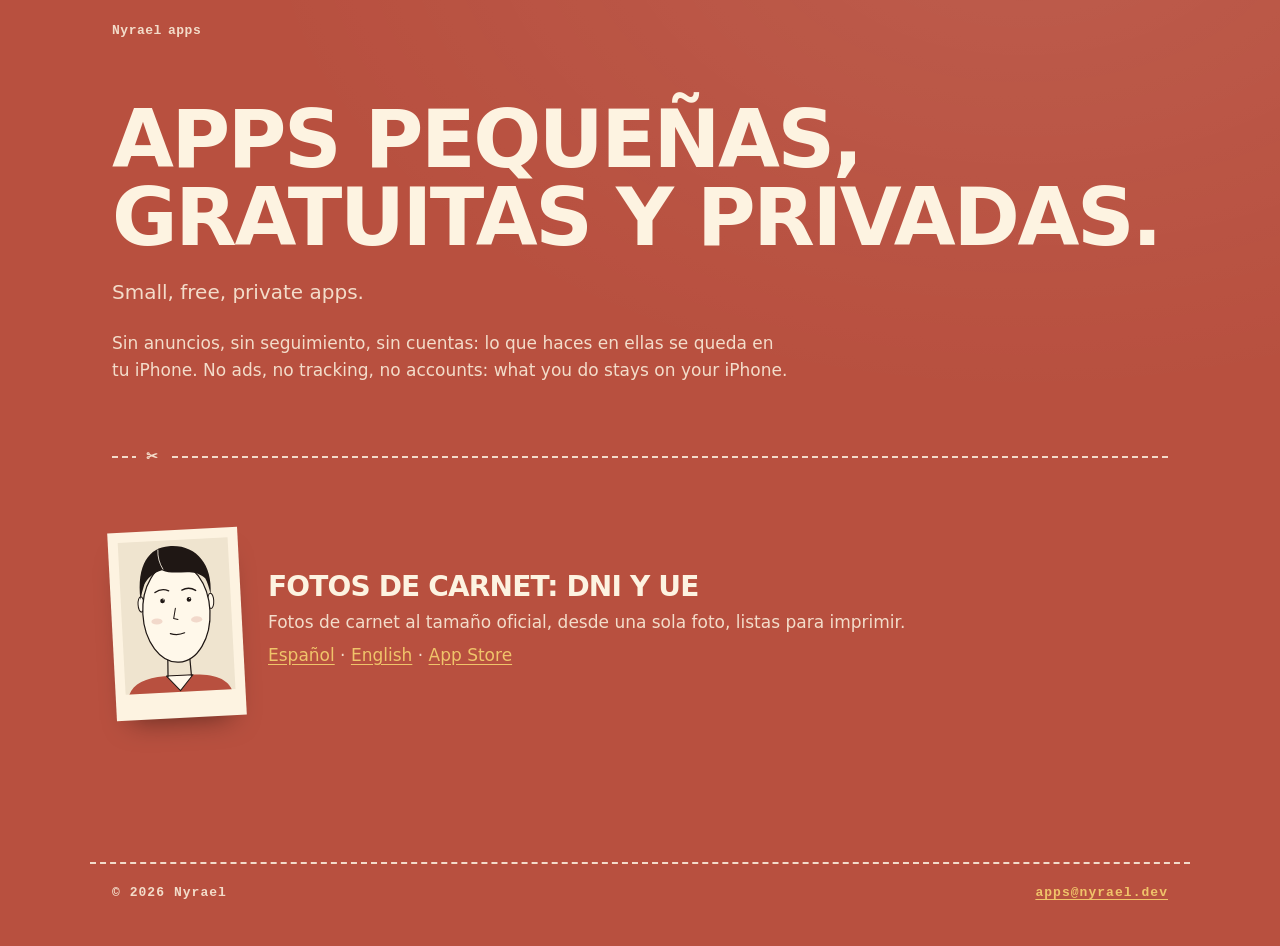
<file: index.html>
<!doctype html>
<html lang="es">
<head>
  <meta charset="utf-8">
  <meta name="viewport" content="width=device-width, initial-scale=1">
  <meta name="color-scheme" content="light dark">
  <meta name="darkreader-lock">
  <title>Nyrael apps</title>
  <meta name="description" content="Apps pequeñas, gratuitas y privadas para iPhone. Small, free, private iPhone apps.">
  <link rel="canonical" href="https://apps.nyrael.dev/">
    <link rel="icon" href="/favicon.svg" type="image/svg+xml">
  <link rel="stylesheet" href="/style.css?v=3">
</head>
<body>
<header class="top">
  <a class="brand" href="/">Nyrael<span>apps</span></a>
</header>
<main>
<section class="intro">
  <h1>Apps pequeñas, gratuitas y privadas.</h1>
  <p class="lead" lang="en">Small, free, private apps.</p>
  <p>Sin anuncios, sin seguimiento, sin cuentas: lo que haces en ellas se queda en tu iPhone. <span lang="en">No ads, no tracking, no accounts: what you do stays on your iPhone.</span></p>
</section>
<div class="cutline" aria-hidden="true"><span>✂</span></div>
<section>
  <div class="app-card cut">
    <div class="app-icon"><svg class="face" viewBox="-540 -690 1080 1490" aria-hidden="true">
  <rect class="band band-warm" x="-540" y="-640" width="1080" height="70"/>
  <rect class="band band-cool" x="-540" y="-170" width="1080" height="170"/>
  <rect class="band band-warm" x="-540" y="420" width="1080" height="200"/>
  <path class="accent" d="M-520 900C-520 720-380 650-150 640L150 640C380 650 520 720 520 900Z"/>
  <path class="paper ink-line" stroke-width="10" d="M-130 640L0 790L130 640Z"/>
  <path class="ink-line" stroke-width="12" d="M-105 400L-115 645M105 400L115 645"/>
  <ellipse class="paper ink-line" stroke-width="10" cx="-342" cy="-75" rx="30" ry="75"/>
  <ellipse class="paper ink-line" stroke-width="10" cx="342" cy="-75" rx="30" ry="75"/>
  <ellipse class="paper ink-line" stroke-width="12" cx="0" cy="20" rx="330" ry="490"/>
  <path class="ink" d="M-345-120C-370-470-230-630-40-632C220-640 380-440 345-140C335-200 320-260 300-300C180-420 20-330-120-400C-200-380-270-330-300-270C-320-220-335-170-345-120Z"/>
  <path class="paper-line" stroke-width="8" d="M-150-600Q-160-500-110-410"/>
  <path class="ink-line" stroke-width="14" d="M-200-185Q-135-228-65-195M200-185Q135-228 65-195"/>
  <circle class="ink" cx="-130" cy="-100" r="23"/><circle class="paper" cx="-122" cy="-110" r="6"/>
  <circle class="ink" cx="130" cy="-100" r="23"/><circle class="paper" cx="138" cy="-110" r="6"/>
  <path class="ink-line" stroke-width="10" d="M-8-20L-30 80L12 90"/>
  <path class="ink-line" stroke-width="12" d="M-70 225Q0 252 70 225"/>
  <ellipse class="blush" cx="-195" cy="100" rx="55" ry="30"/><ellipse class="blush" cx="195" cy="100" rx="55" ry="30"/>
</svg></div>
    <div>
      <h2><a href="/fotocarnet/">Fotos de carnet: DNI y UE</a></h2>
      <p>Fotos de carnet al tamaño oficial, desde una sola foto, listas para imprimir.</p>
      <p class="links"><a href="/fotocarnet/">Español</a> · <a href="/en/fotocarnet/" lang="en">English</a> · <a href="https://apps.apple.com/es/app/id6822753282">App Store</a></p>
    </div>
  </div>
</section>
</main>
<footer class="foot">
  <span>© 2026 Nyrael</span>
  <a href="mailto:apps@nyrael.dev">apps@nyrael.dev</a>
</footer>
</body>
</html>
</file>
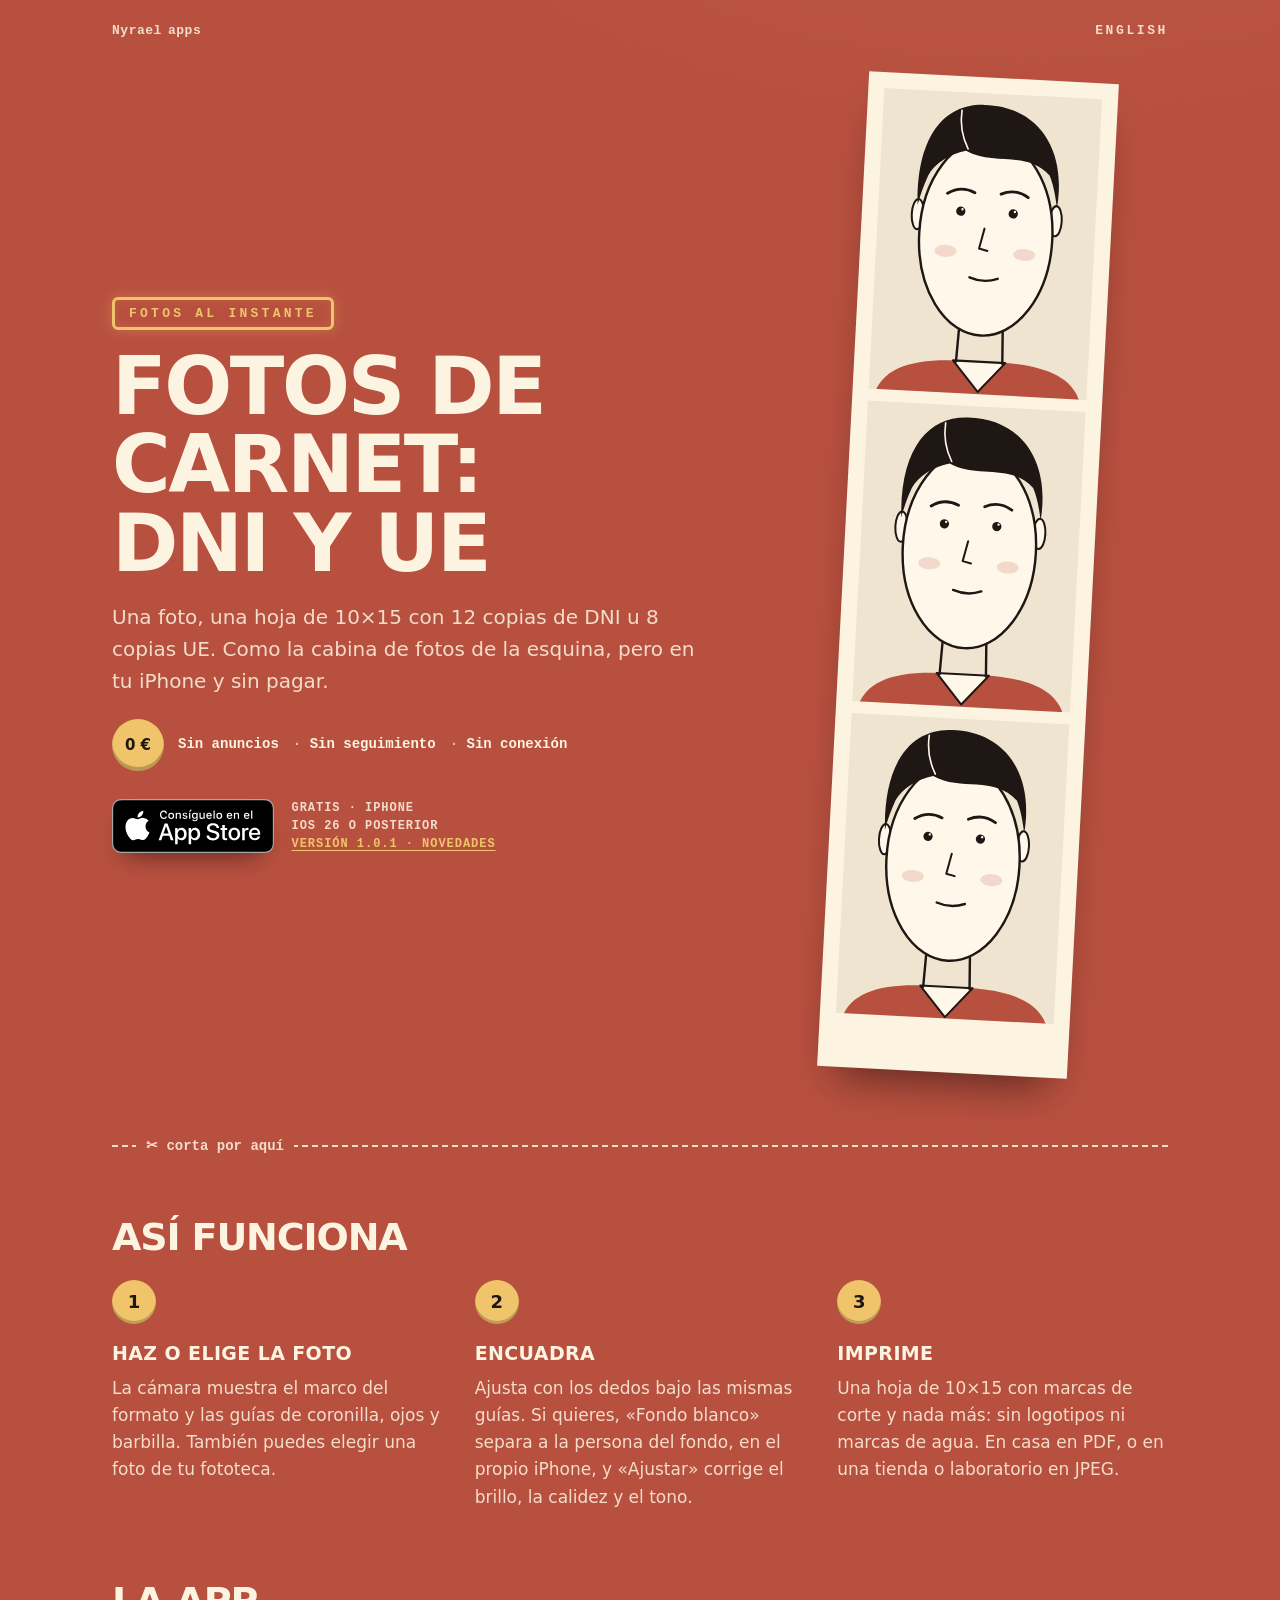
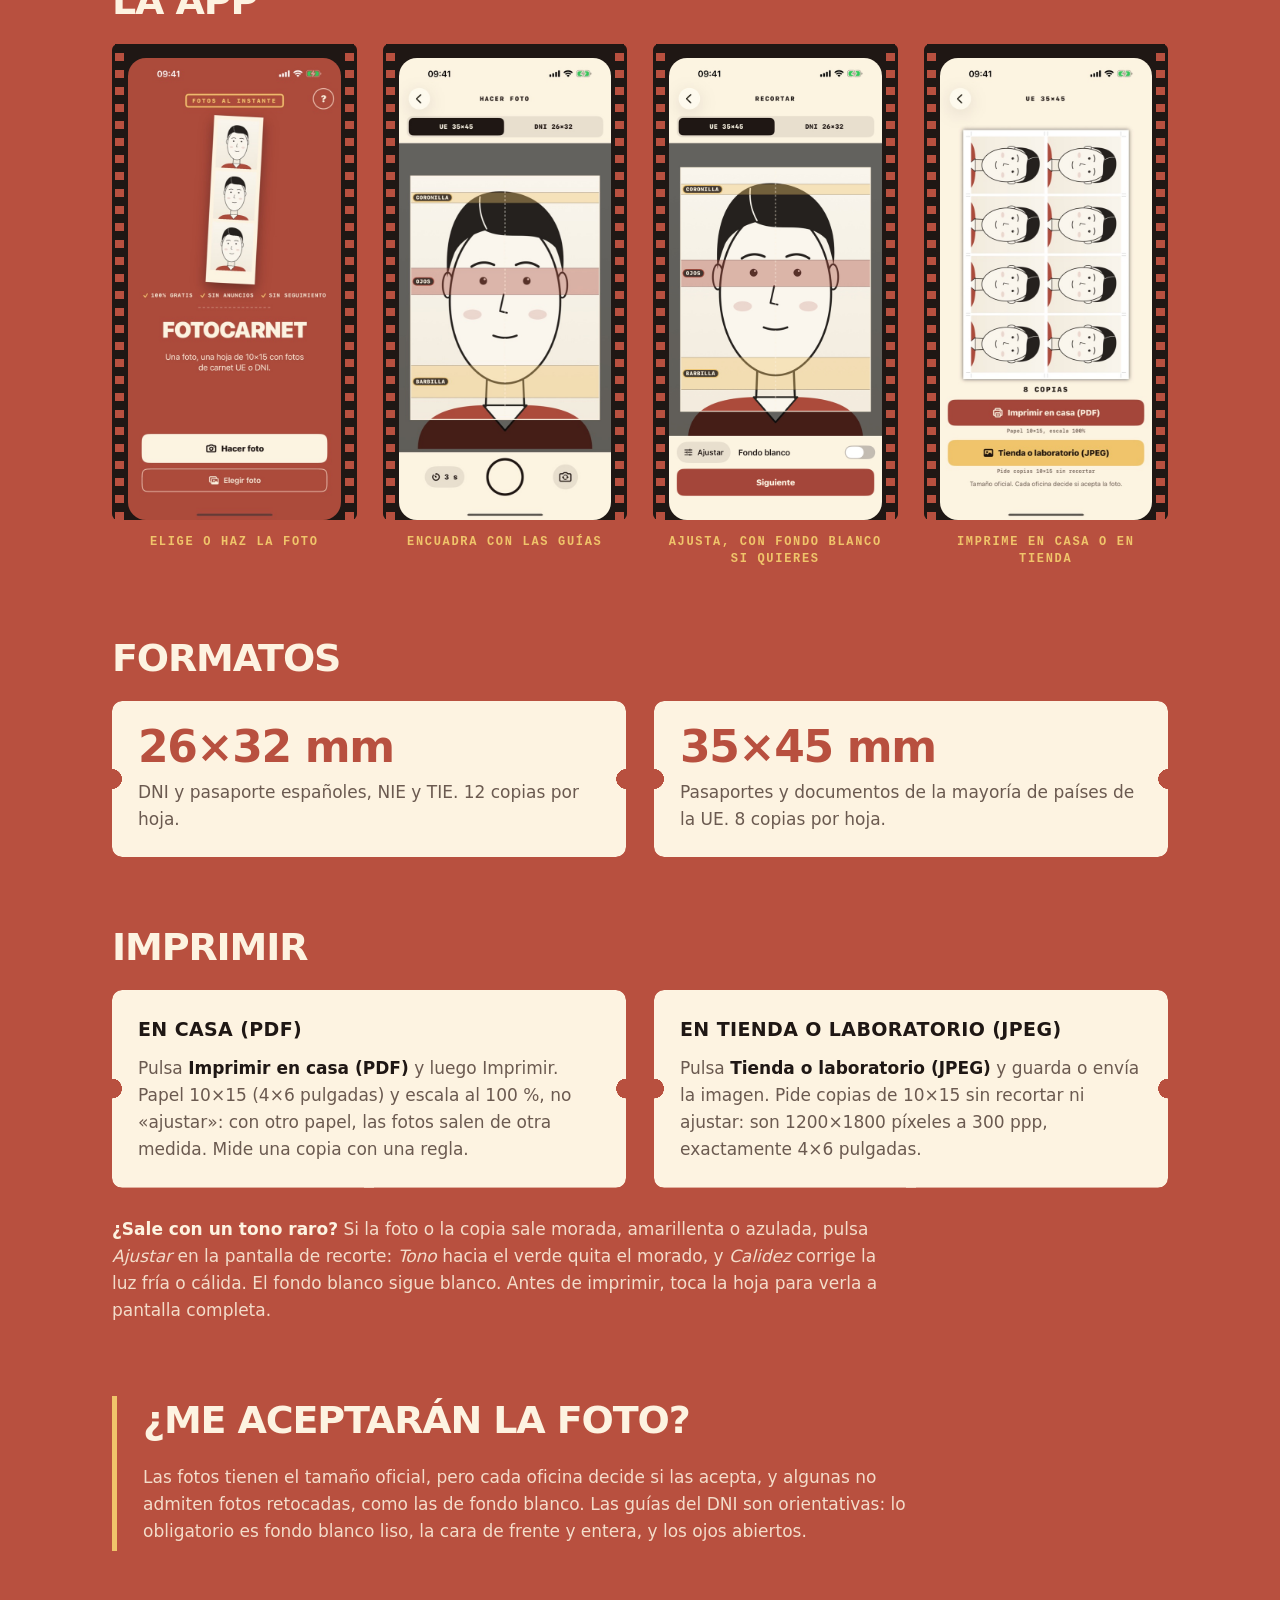
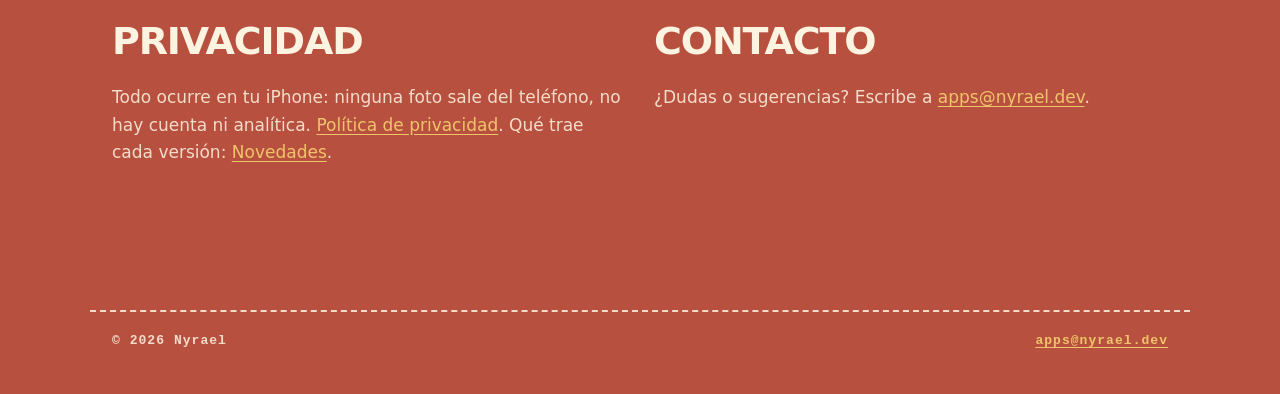
<file: fotocarnet/index.html>
<!doctype html>
<html lang="es">
<head>
  <meta charset="utf-8">
  <meta name="viewport" content="width=device-width, initial-scale=1">
  <meta name="color-scheme" content="light dark">
  <meta name="darkreader-lock">
  <title>Fotos de carnet: DNI y UE — gratis, sin anuncios, en tu iPhone</title>
  <meta name="description" content="Fotos de carnet al tamaño oficial para el DNI y el pasaporte españoles y el formato UE de 35×45 mm, desde una sola foto. Gratis, sin anuncios ni seguimiento.">
  <link rel="canonical" href="https://apps.nyrael.dev/fotocarnet/">
  <link rel="alternate" hreflang="es" href="https://apps.nyrael.dev/fotocarnet/">
  <link rel="alternate" hreflang="en" href="https://apps.nyrael.dev/en/fotocarnet/">
  <link rel="alternate" hreflang="x-default" href="https://apps.nyrael.dev/fotocarnet/">
  <link rel="icon" href="/favicon.svg" type="image/svg+xml">
  <link rel="stylesheet" href="/style.css?v=3">
</head>
<body>
<header class="top">
  <a class="brand" href="/">Nyrael<span>apps</span></a>
  <a class="lang" href="/en/fotocarnet/" hreflang="en" lang="en">English</a>
</header>
<main>
<section class="hero">
  <div class="hero-text">
    <p class="eyebrow">Fotos al instante</p>
    <h1>Fotos de carnet: DNI y UE</h1>
    <p class="lead">Una foto, una hoja de 10×15 con 12 copias de DNI u 8 copias UE. Como la cabina de fotos de la esquina, pero en tu iPhone y sin pagar.</p>
    <div class="price"><span class="coin">0&nbsp;€</span><ul class="promises"><li>Sin anuncios</li><li>Sin seguimiento</li><li>Sin conexión</li></ul></div>
    <div class="get"><a class="badge" href="https://apps.apple.com/es/app/id6822753282"><img src="app-store.svg" alt="Descargar en el App Store" width="162" height="54"></a><p class="req">Gratis · iPhone<br>iOS 26 o posterior<br><a href="/fotocarnet/novedades/">Versión 1.0.1 · Novedades</a></p></div>
  </div>
  <div class="strip" role="img" aria-label="Dibujo de una cara con las guías de coronilla, ojos y barbilla"><svg class="face" viewBox="-540 -690 1080 1490" aria-hidden="true">
  <rect class="band band-warm" x="-540" y="-640" width="1080" height="70"/>
  <rect class="band band-cool" x="-540" y="-170" width="1080" height="170"/>
  <rect class="band band-warm" x="-540" y="420" width="1080" height="200"/>
  <path class="accent" d="M-520 900C-520 720-380 650-150 640L150 640C380 650 520 720 520 900Z"/>
  <path class="paper ink-line" stroke-width="10" d="M-130 640L0 790L130 640Z"/>
  <path class="ink-line" stroke-width="12" d="M-105 400L-115 645M105 400L115 645"/>
  <ellipse class="paper ink-line" stroke-width="10" cx="-342" cy="-75" rx="30" ry="75"/>
  <ellipse class="paper ink-line" stroke-width="10" cx="342" cy="-75" rx="30" ry="75"/>
  <ellipse class="paper ink-line" stroke-width="12" cx="0" cy="20" rx="330" ry="490"/>
  <path class="ink" d="M-345-120C-370-470-230-630-40-632C220-640 380-440 345-140C335-200 320-260 300-300C180-420 20-330-120-400C-200-380-270-330-300-270C-320-220-335-170-345-120Z"/>
  <path class="paper-line" stroke-width="8" d="M-150-600Q-160-500-110-410"/>
  <path class="ink-line" stroke-width="14" d="M-200-185Q-135-228-65-195M200-185Q135-228 65-195"/>
  <circle class="ink" cx="-130" cy="-100" r="23"/><circle class="paper" cx="-122" cy="-110" r="6"/>
  <circle class="ink" cx="130" cy="-100" r="23"/><circle class="paper" cx="138" cy="-110" r="6"/>
  <path class="ink-line" stroke-width="10" d="M-8-20L-30 80L12 90"/>
  <path class="ink-line" stroke-width="12" d="M-70 225Q0 252 70 225"/>
  <ellipse class="blush" cx="-195" cy="100" rx="55" ry="30"/><ellipse class="blush" cx="195" cy="100" rx="55" ry="30"/>
</svg><svg class="face" viewBox="-540 -690 1080 1490" aria-hidden="true">
  <rect class="band band-warm" x="-540" y="-640" width="1080" height="70"/>
  <rect class="band band-cool" x="-540" y="-170" width="1080" height="170"/>
  <rect class="band band-warm" x="-540" y="420" width="1080" height="200"/>
  <path class="accent" d="M-520 900C-520 720-380 650-150 640L150 640C380 650 520 720 520 900Z"/>
  <path class="paper ink-line" stroke-width="10" d="M-130 640L0 790L130 640Z"/>
  <path class="ink-line" stroke-width="12" d="M-105 400L-115 645M105 400L115 645"/>
  <ellipse class="paper ink-line" stroke-width="10" cx="-342" cy="-75" rx="30" ry="75"/>
  <ellipse class="paper ink-line" stroke-width="10" cx="342" cy="-75" rx="30" ry="75"/>
  <ellipse class="paper ink-line" stroke-width="12" cx="0" cy="20" rx="330" ry="490"/>
  <path class="ink" d="M-345-120C-370-470-230-630-40-632C220-640 380-440 345-140C335-200 320-260 300-300C180-420 20-330-120-400C-200-380-270-330-300-270C-320-220-335-170-345-120Z"/>
  <path class="paper-line" stroke-width="8" d="M-150-600Q-160-500-110-410"/>
  <path class="ink-line" stroke-width="14" d="M-200-185Q-135-228-65-195M200-185Q135-228 65-195"/>
  <circle class="ink" cx="-130" cy="-100" r="23"/><circle class="paper" cx="-122" cy="-110" r="6"/>
  <circle class="ink" cx="130" cy="-100" r="23"/><circle class="paper" cx="138" cy="-110" r="6"/>
  <path class="ink-line" stroke-width="10" d="M-8-20L-30 80L12 90"/>
  <path class="ink-line" stroke-width="12" d="M-70 225Q0 252 70 225"/>
  <ellipse class="blush" cx="-195" cy="100" rx="55" ry="30"/><ellipse class="blush" cx="195" cy="100" rx="55" ry="30"/>
</svg><svg class="face" viewBox="-540 -690 1080 1490" aria-hidden="true">
  <rect class="band band-warm" x="-540" y="-640" width="1080" height="70"/>
  <rect class="band band-cool" x="-540" y="-170" width="1080" height="170"/>
  <rect class="band band-warm" x="-540" y="420" width="1080" height="200"/>
  <path class="accent" d="M-520 900C-520 720-380 650-150 640L150 640C380 650 520 720 520 900Z"/>
  <path class="paper ink-line" stroke-width="10" d="M-130 640L0 790L130 640Z"/>
  <path class="ink-line" stroke-width="12" d="M-105 400L-115 645M105 400L115 645"/>
  <ellipse class="paper ink-line" stroke-width="10" cx="-342" cy="-75" rx="30" ry="75"/>
  <ellipse class="paper ink-line" stroke-width="10" cx="342" cy="-75" rx="30" ry="75"/>
  <ellipse class="paper ink-line" stroke-width="12" cx="0" cy="20" rx="330" ry="490"/>
  <path class="ink" d="M-345-120C-370-470-230-630-40-632C220-640 380-440 345-140C335-200 320-260 300-300C180-420 20-330-120-400C-200-380-270-330-300-270C-320-220-335-170-345-120Z"/>
  <path class="paper-line" stroke-width="8" d="M-150-600Q-160-500-110-410"/>
  <path class="ink-line" stroke-width="14" d="M-200-185Q-135-228-65-195M200-185Q135-228 65-195"/>
  <circle class="ink" cx="-130" cy="-100" r="23"/><circle class="paper" cx="-122" cy="-110" r="6"/>
  <circle class="ink" cx="130" cy="-100" r="23"/><circle class="paper" cx="138" cy="-110" r="6"/>
  <path class="ink-line" stroke-width="10" d="M-8-20L-30 80L12 90"/>
  <path class="ink-line" stroke-width="12" d="M-70 225Q0 252 70 225"/>
  <ellipse class="blush" cx="-195" cy="100" rx="55" ry="30"/><ellipse class="blush" cx="195" cy="100" rx="55" ry="30"/>
</svg></div>
</section>
<div class="cutline" aria-hidden="true"><span>✂ corta por aquí</span></div>
<section>
  <h2>Así funciona</h2>
  <ol class="steps"><li class="step"><span class="num">1</span><h3>Haz o elige la foto</h3><p>La cámara muestra el marco del formato y las guías de coronilla, ojos y barbilla. También puedes elegir una foto de tu fototeca.</p></li><li class="step"><span class="num">2</span><h3>Encuadra</h3><p>Ajusta con los dedos bajo las mismas guías. Si quieres, «Fondo blanco» separa a la persona del fondo, en el propio iPhone, y «Ajustar» corrige el brillo, la calidez y el tono.</p></li><li class="step"><span class="num">3</span><h3>Imprime</h3><p>Una hoja de 10×15 con marcas de corte y nada más: sin logotipos ni marcas de agua. En casa en PDF, o en una tienda o laboratorio en JPEG.</p></li></ol>
</section>
<section>
  <h2>La app</h2>
  <div class="shots"><figure class="shot"><div class="film"><img src="/fotocarnet/img/es/1-inicio.jpg" width="600" height="1304" loading="lazy" alt="Elige o haz la foto"></div><figcaption>Elige o haz la foto</figcaption></figure><figure class="shot"><div class="film"><img src="/fotocarnet/img/es/2-camara.jpg" width="600" height="1304" loading="lazy" alt="Encuadra con las guías"></div><figcaption>Encuadra con las guías</figcaption></figure><figure class="shot"><div class="film"><img src="/fotocarnet/img/es/3-recortar.jpg" width="600" height="1304" loading="lazy" alt="Ajusta, con fondo blanco si quieres"></div><figcaption>Ajusta, con fondo blanco si quieres</figcaption></figure><figure class="shot"><div class="film"><img src="/fotocarnet/img/es/4-hoja.jpg" width="600" height="1304" loading="lazy" alt="Imprime en casa o en tienda"></div><figcaption>Imprime en casa o en tienda</figcaption></figure></div>
</section>
<section>
  <h2>Formatos</h2>
  <div class="formats"><div class="format cut"><p class="size">26×32 mm</p><p>DNI y pasaporte españoles, NIE y TIE. 12 copias por hoja.</p></div><div class="format cut"><p class="size">35×45 mm</p><p>Pasaportes y documentos de la mayoría de países de la UE. 8 copias por hoja.</p></div></div>
</section>
<section>
  <h2>Imprimir</h2>
  <div class="cards">
    <div class="card cut"><h3>En casa (PDF)</h3><p>Pulsa <em>Imprimir en casa (PDF)</em> y luego Imprimir. Papel 10×15 (4×6 pulgadas) y escala al 100&nbsp;%, no «ajustar»: con otro papel, las fotos salen de otra medida. Mide una copia con una regla.</p></div>
    <div class="card cut"><h3>En tienda o laboratorio (JPEG)</h3><p>Pulsa <em>Tienda o laboratorio (JPEG)</em> y guarda o envía la imagen. Pide copias de 10×15 sin recortar ni ajustar: son 1200×1800 píxeles a 300&nbsp;ppp, exactamente 4×6 pulgadas.</p></div>
  </div>
  <p class="tip"><strong>¿Sale con un tono raro?</strong> Si la foto o la copia sale morada, amarillenta o azulada, pulsa <em>Ajustar</em> en la pantalla de recorte: <em>Tono</em> hacia el verde quita el morado, y <em>Calidez</em> corrige la luz fría o cálida. El fondo blanco sigue blanco. Antes de imprimir, toca la hoja para verla a pantalla completa.</p>
</section>
<section class="note">
  <h2>¿Me aceptarán la foto?</h2>
  <p>Las fotos tienen el tamaño oficial, pero cada oficina decide si las acepta, y algunas no admiten fotos retocadas, como las de fondo blanco. Las guías del DNI son orientativas: lo obligatorio es fondo blanco liso, la cara de frente y entera, y los ojos abiertos.</p>
</section>
<section class="pair">
  <div><h2>Privacidad</h2><p>Todo ocurre en tu iPhone: ninguna foto sale del teléfono, no hay cuenta ni analítica. <a href="/fotocarnet/privacy/">Política de privacidad</a>. Qué trae cada versión: <a href="/fotocarnet/novedades/">Novedades</a>.</p></div>
  <div><h2>Contacto</h2><p>¿Dudas o sugerencias? Escribe a <a href="mailto:apps@nyrael.dev">apps@nyrael.dev</a>.</p></div>
</section>
</main>
<footer class="foot">
  <span>© 2026 Nyrael</span>
  <a href="mailto:apps@nyrael.dev">apps@nyrael.dev</a>
</footer>
</body>
</html>
</file>
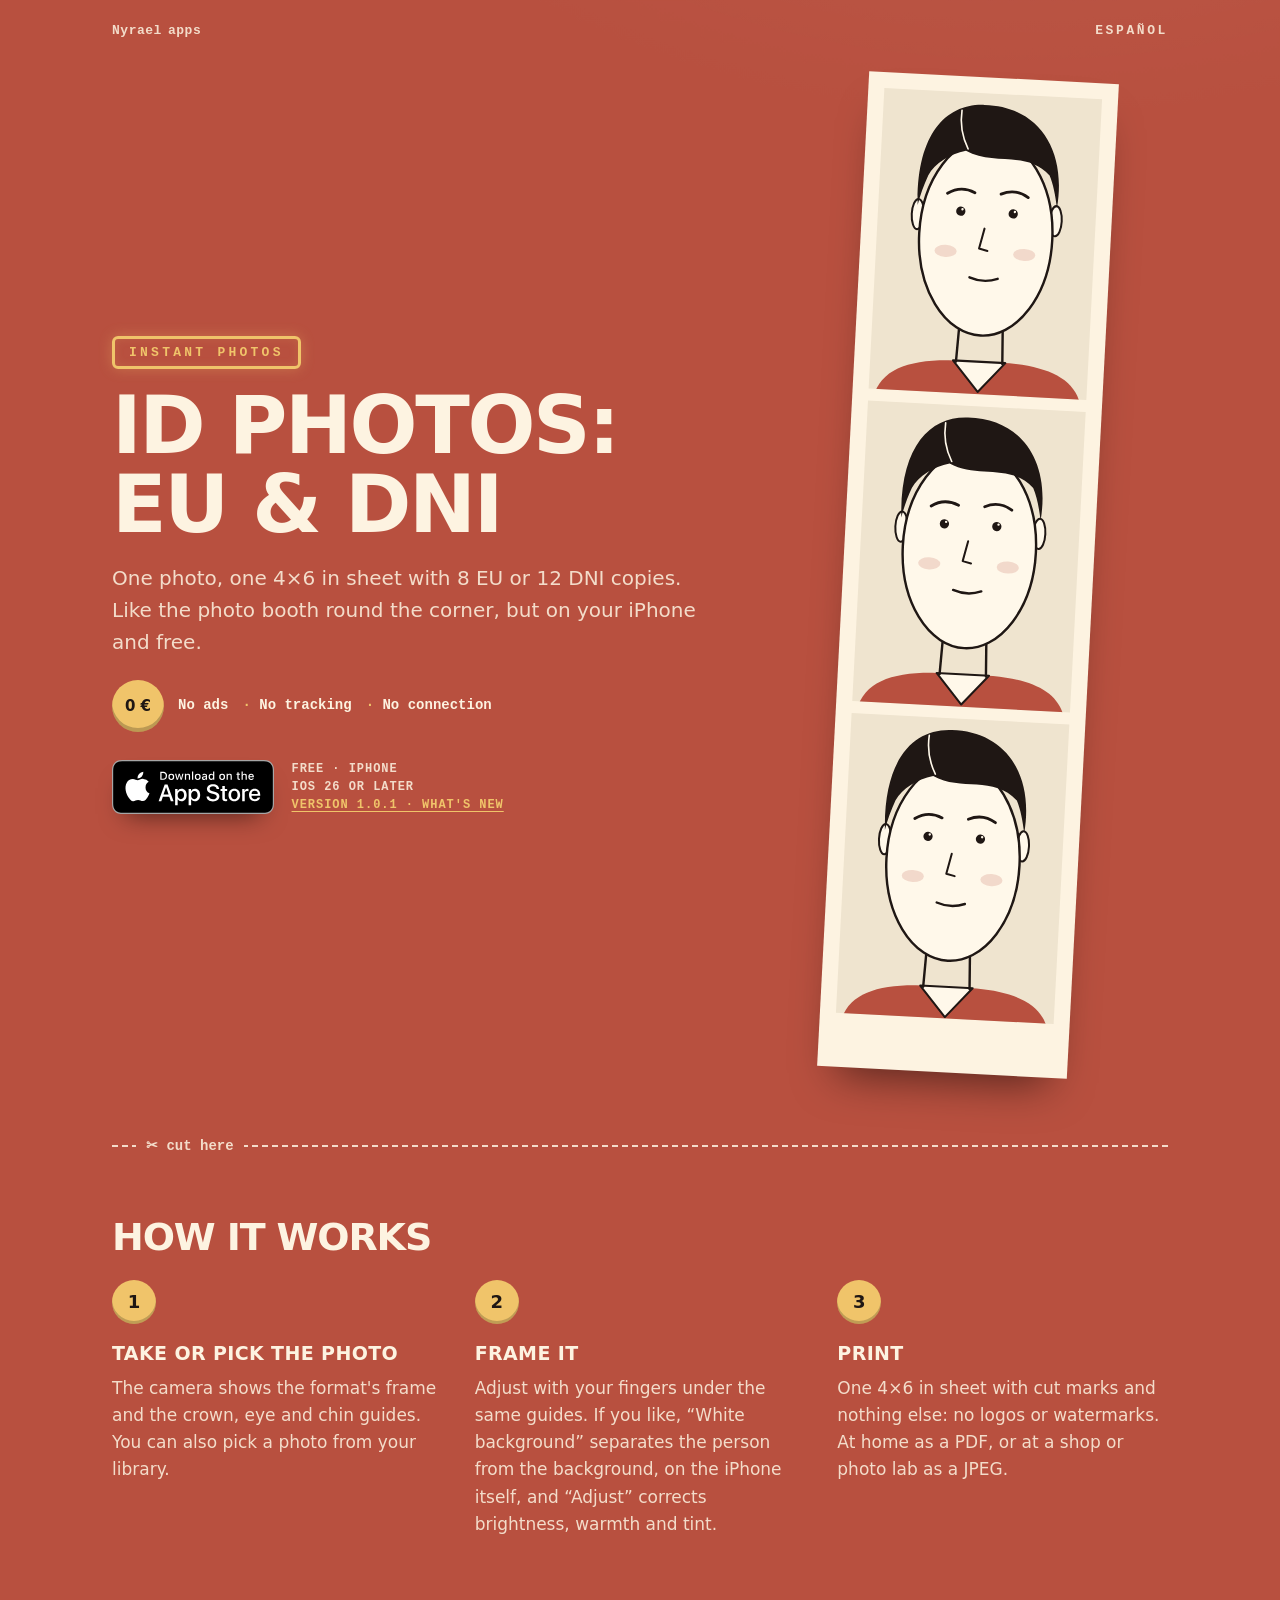
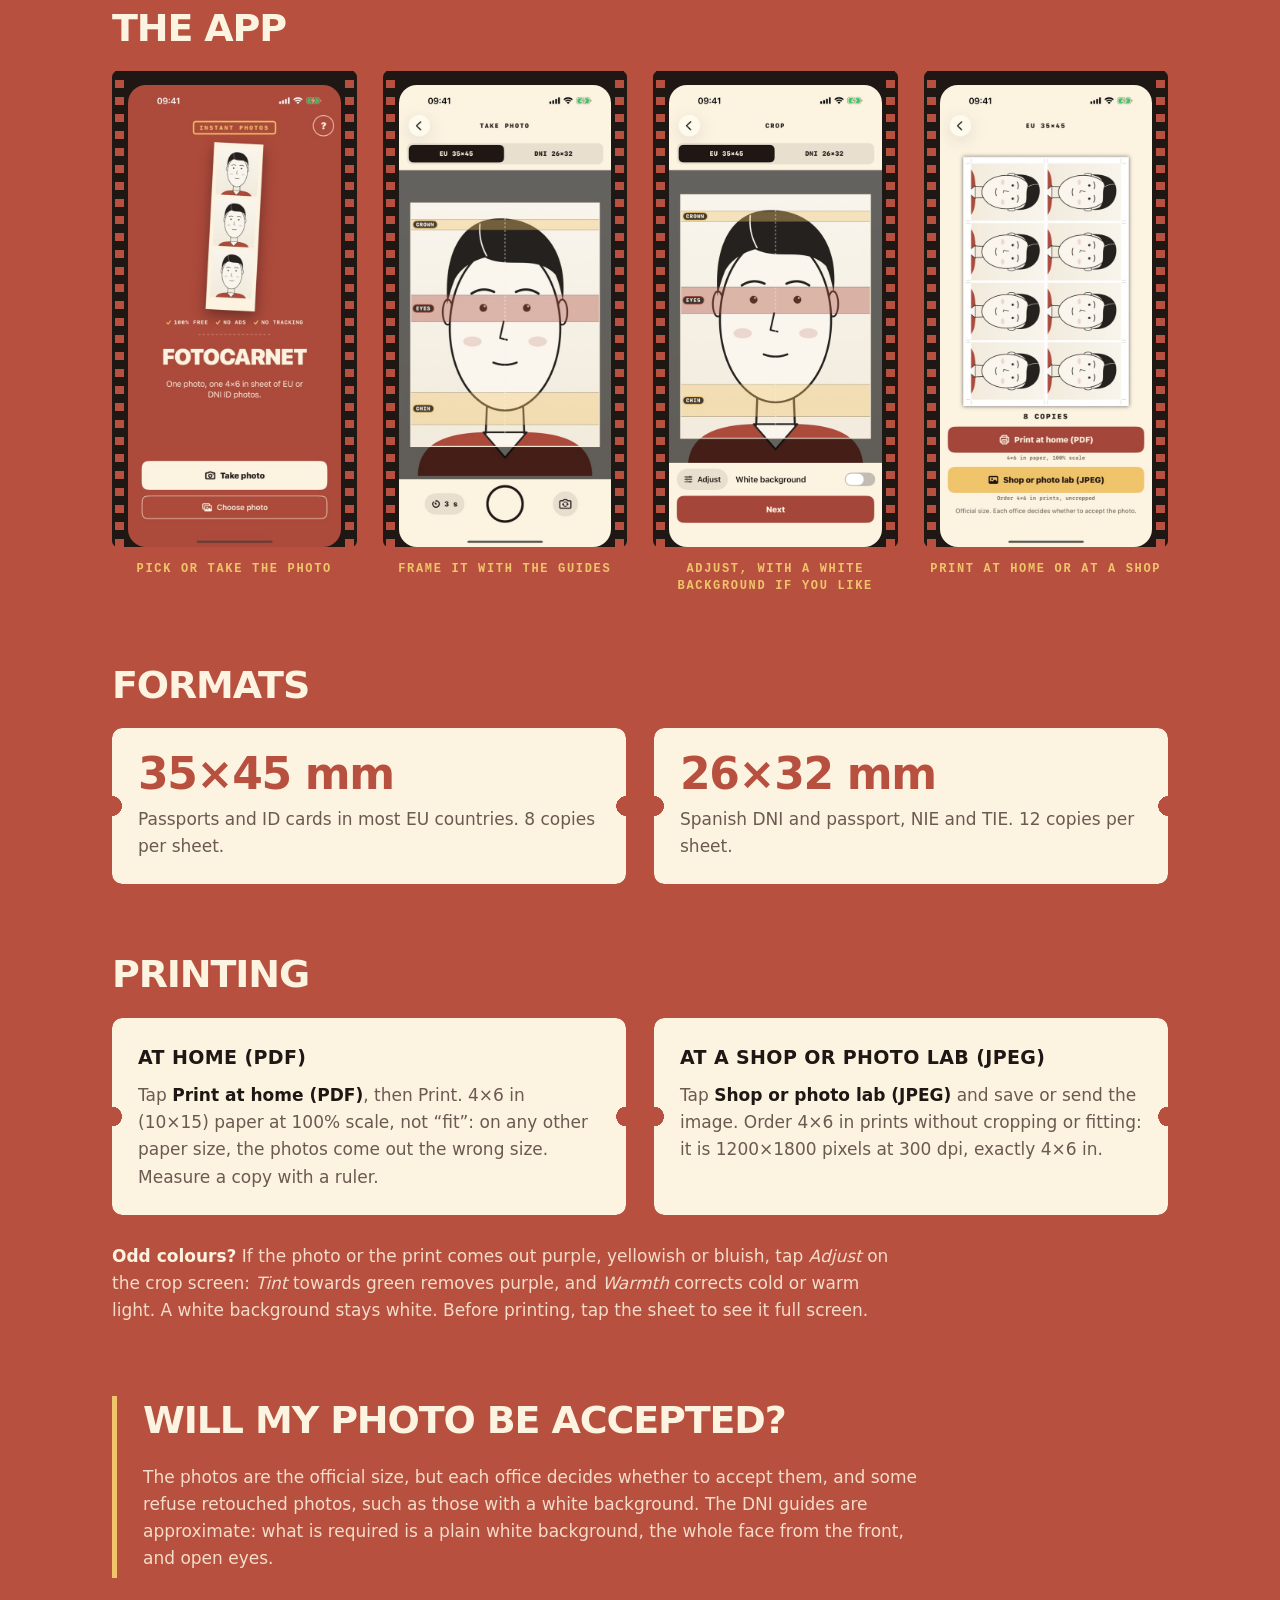
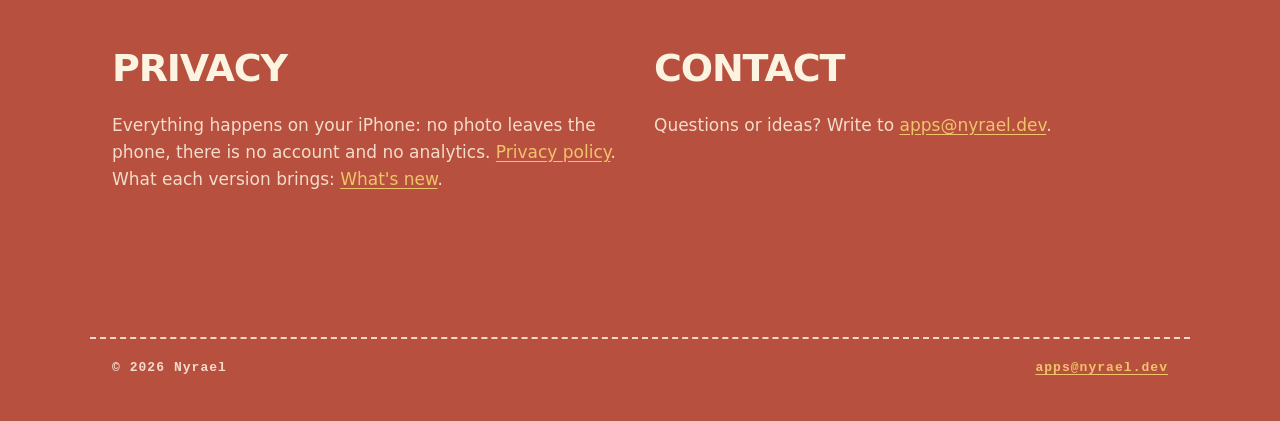
<file: en/fotocarnet/index.html>
<!doctype html>
<html lang="en">
<head>
  <meta charset="utf-8">
  <meta name="viewport" content="width=device-width, initial-scale=1">
  <meta name="color-scheme" content="light dark">
  <meta name="darkreader-lock">
  <title>ID Photos: EU &amp; DNI — free, no ads, on your iPhone</title>
  <meta name="description" content="Official-size ID photos in the 35×45 mm EU format and for the Spanish DNI and passport, from a single photo. Free, no ads, no tracking.">
  <link rel="canonical" href="https://apps.nyrael.dev/en/fotocarnet/">
  <link rel="alternate" hreflang="es" href="https://apps.nyrael.dev/fotocarnet/">
  <link rel="alternate" hreflang="en" href="https://apps.nyrael.dev/en/fotocarnet/">
  <link rel="alternate" hreflang="x-default" href="https://apps.nyrael.dev/fotocarnet/">
  <link rel="icon" href="/favicon.svg" type="image/svg+xml">
  <link rel="stylesheet" href="/style.css?v=3">
</head>
<body>
<header class="top">
  <a class="brand" href="/">Nyrael<span>apps</span></a>
  <a class="lang" href="/fotocarnet/" hreflang="es" lang="es">Español</a>
</header>
<main>
<section class="hero">
  <div class="hero-text">
    <p class="eyebrow">Instant photos</p>
    <h1>ID Photos: EU &amp; DNI</h1>
    <p class="lead">One photo, one 4×6 in sheet with 8 EU or 12 DNI copies. Like the photo booth round the corner, but on your iPhone and free.</p>
    <div class="price"><span class="coin">0&nbsp;€</span><ul class="promises"><li>No ads</li><li>No tracking</li><li>No connection</li></ul></div>
    <div class="get"><a class="badge" href="https://apps.apple.com/app/id6822753282"><img src="app-store.svg" alt="Download on the App Store" width="162" height="54"></a><p class="req">Free · iPhone<br>iOS 26 or later<br><a href="/en/fotocarnet/changes/">Version 1.0.1 · What's new</a></p></div>
  </div>
  <div class="strip" role="img" aria-label="Drawing of a face with the crown, eye and chin guides"><svg class="face" viewBox="-540 -690 1080 1490" aria-hidden="true">
  <rect class="band band-warm" x="-540" y="-640" width="1080" height="70"/>
  <rect class="band band-cool" x="-540" y="-170" width="1080" height="170"/>
  <rect class="band band-warm" x="-540" y="420" width="1080" height="200"/>
  <path class="accent" d="M-520 900C-520 720-380 650-150 640L150 640C380 650 520 720 520 900Z"/>
  <path class="paper ink-line" stroke-width="10" d="M-130 640L0 790L130 640Z"/>
  <path class="ink-line" stroke-width="12" d="M-105 400L-115 645M105 400L115 645"/>
  <ellipse class="paper ink-line" stroke-width="10" cx="-342" cy="-75" rx="30" ry="75"/>
  <ellipse class="paper ink-line" stroke-width="10" cx="342" cy="-75" rx="30" ry="75"/>
  <ellipse class="paper ink-line" stroke-width="12" cx="0" cy="20" rx="330" ry="490"/>
  <path class="ink" d="M-345-120C-370-470-230-630-40-632C220-640 380-440 345-140C335-200 320-260 300-300C180-420 20-330-120-400C-200-380-270-330-300-270C-320-220-335-170-345-120Z"/>
  <path class="paper-line" stroke-width="8" d="M-150-600Q-160-500-110-410"/>
  <path class="ink-line" stroke-width="14" d="M-200-185Q-135-228-65-195M200-185Q135-228 65-195"/>
  <circle class="ink" cx="-130" cy="-100" r="23"/><circle class="paper" cx="-122" cy="-110" r="6"/>
  <circle class="ink" cx="130" cy="-100" r="23"/><circle class="paper" cx="138" cy="-110" r="6"/>
  <path class="ink-line" stroke-width="10" d="M-8-20L-30 80L12 90"/>
  <path class="ink-line" stroke-width="12" d="M-70 225Q0 252 70 225"/>
  <ellipse class="blush" cx="-195" cy="100" rx="55" ry="30"/><ellipse class="blush" cx="195" cy="100" rx="55" ry="30"/>
</svg><svg class="face" viewBox="-540 -690 1080 1490" aria-hidden="true">
  <rect class="band band-warm" x="-540" y="-640" width="1080" height="70"/>
  <rect class="band band-cool" x="-540" y="-170" width="1080" height="170"/>
  <rect class="band band-warm" x="-540" y="420" width="1080" height="200"/>
  <path class="accent" d="M-520 900C-520 720-380 650-150 640L150 640C380 650 520 720 520 900Z"/>
  <path class="paper ink-line" stroke-width="10" d="M-130 640L0 790L130 640Z"/>
  <path class="ink-line" stroke-width="12" d="M-105 400L-115 645M105 400L115 645"/>
  <ellipse class="paper ink-line" stroke-width="10" cx="-342" cy="-75" rx="30" ry="75"/>
  <ellipse class="paper ink-line" stroke-width="10" cx="342" cy="-75" rx="30" ry="75"/>
  <ellipse class="paper ink-line" stroke-width="12" cx="0" cy="20" rx="330" ry="490"/>
  <path class="ink" d="M-345-120C-370-470-230-630-40-632C220-640 380-440 345-140C335-200 320-260 300-300C180-420 20-330-120-400C-200-380-270-330-300-270C-320-220-335-170-345-120Z"/>
  <path class="paper-line" stroke-width="8" d="M-150-600Q-160-500-110-410"/>
  <path class="ink-line" stroke-width="14" d="M-200-185Q-135-228-65-195M200-185Q135-228 65-195"/>
  <circle class="ink" cx="-130" cy="-100" r="23"/><circle class="paper" cx="-122" cy="-110" r="6"/>
  <circle class="ink" cx="130" cy="-100" r="23"/><circle class="paper" cx="138" cy="-110" r="6"/>
  <path class="ink-line" stroke-width="10" d="M-8-20L-30 80L12 90"/>
  <path class="ink-line" stroke-width="12" d="M-70 225Q0 252 70 225"/>
  <ellipse class="blush" cx="-195" cy="100" rx="55" ry="30"/><ellipse class="blush" cx="195" cy="100" rx="55" ry="30"/>
</svg><svg class="face" viewBox="-540 -690 1080 1490" aria-hidden="true">
  <rect class="band band-warm" x="-540" y="-640" width="1080" height="70"/>
  <rect class="band band-cool" x="-540" y="-170" width="1080" height="170"/>
  <rect class="band band-warm" x="-540" y="420" width="1080" height="200"/>
  <path class="accent" d="M-520 900C-520 720-380 650-150 640L150 640C380 650 520 720 520 900Z"/>
  <path class="paper ink-line" stroke-width="10" d="M-130 640L0 790L130 640Z"/>
  <path class="ink-line" stroke-width="12" d="M-105 400L-115 645M105 400L115 645"/>
  <ellipse class="paper ink-line" stroke-width="10" cx="-342" cy="-75" rx="30" ry="75"/>
  <ellipse class="paper ink-line" stroke-width="10" cx="342" cy="-75" rx="30" ry="75"/>
  <ellipse class="paper ink-line" stroke-width="12" cx="0" cy="20" rx="330" ry="490"/>
  <path class="ink" d="M-345-120C-370-470-230-630-40-632C220-640 380-440 345-140C335-200 320-260 300-300C180-420 20-330-120-400C-200-380-270-330-300-270C-320-220-335-170-345-120Z"/>
  <path class="paper-line" stroke-width="8" d="M-150-600Q-160-500-110-410"/>
  <path class="ink-line" stroke-width="14" d="M-200-185Q-135-228-65-195M200-185Q135-228 65-195"/>
  <circle class="ink" cx="-130" cy="-100" r="23"/><circle class="paper" cx="-122" cy="-110" r="6"/>
  <circle class="ink" cx="130" cy="-100" r="23"/><circle class="paper" cx="138" cy="-110" r="6"/>
  <path class="ink-line" stroke-width="10" d="M-8-20L-30 80L12 90"/>
  <path class="ink-line" stroke-width="12" d="M-70 225Q0 252 70 225"/>
  <ellipse class="blush" cx="-195" cy="100" rx="55" ry="30"/><ellipse class="blush" cx="195" cy="100" rx="55" ry="30"/>
</svg></div>
</section>
<div class="cutline" aria-hidden="true"><span>✂ cut here</span></div>
<section>
  <h2>How it works</h2>
  <ol class="steps"><li class="step"><span class="num">1</span><h3>Take or pick the photo</h3><p>The camera shows the format's frame and the crown, eye and chin guides. You can also pick a photo from your library.</p></li><li class="step"><span class="num">2</span><h3>Frame it</h3><p>Adjust with your fingers under the same guides. If you like, “White background” separates the person from the background, on the iPhone itself, and “Adjust” corrects brightness, warmth and tint.</p></li><li class="step"><span class="num">3</span><h3>Print</h3><p>One 4×6 in sheet with cut marks and nothing else: no logos or watermarks. At home as a PDF, or at a shop or photo lab as a JPEG.</p></li></ol>
</section>
<section>
  <h2>The app</h2>
  <div class="shots"><figure class="shot"><div class="film"><img src="/fotocarnet/img/en/1-inicio.jpg" width="600" height="1304" loading="lazy" alt="Pick or take the photo"></div><figcaption>Pick or take the photo</figcaption></figure><figure class="shot"><div class="film"><img src="/fotocarnet/img/en/2-camara.jpg" width="600" height="1304" loading="lazy" alt="Frame it with the guides"></div><figcaption>Frame it with the guides</figcaption></figure><figure class="shot"><div class="film"><img src="/fotocarnet/img/en/3-recortar.jpg" width="600" height="1304" loading="lazy" alt="Adjust, with a white background if you like"></div><figcaption>Adjust, with a white background if you like</figcaption></figure><figure class="shot"><div class="film"><img src="/fotocarnet/img/en/4-hoja.jpg" width="600" height="1304" loading="lazy" alt="Print at home or at a shop"></div><figcaption>Print at home or at a shop</figcaption></figure></div>
</section>
<section>
  <h2>Formats</h2>
  <div class="formats"><div class="format cut"><p class="size">35×45 mm</p><p>Passports and ID cards in most EU countries. 8 copies per sheet.</p></div><div class="format cut"><p class="size">26×32 mm</p><p>Spanish DNI and passport, NIE and TIE. 12 copies per sheet.</p></div></div>
</section>
<section>
  <h2>Printing</h2>
  <div class="cards">
    <div class="card cut"><h3>At home (PDF)</h3><p>Tap <em>Print at home (PDF)</em>, then Print. 4×6 in (10×15) paper at 100% scale, not “fit”: on any other paper size, the photos come out the wrong size. Measure a copy with a ruler.</p></div>
    <div class="card cut"><h3>At a shop or photo lab (JPEG)</h3><p>Tap <em>Shop or photo lab (JPEG)</em> and save or send the image. Order 4×6 in prints without cropping or fitting: it is 1200×1800 pixels at 300 dpi, exactly 4×6 in.</p></div>
  </div>
  <p class="tip"><strong>Odd colours?</strong> If the photo or the print comes out purple, yellowish or bluish, tap <em>Adjust</em> on the crop screen: <em>Tint</em> towards green removes purple, and <em>Warmth</em> corrects cold or warm light. A white background stays white. Before printing, tap the sheet to see it full screen.</p>
</section>
<section class="note">
  <h2>Will my photo be accepted?</h2>
  <p>The photos are the official size, but each office decides whether to accept them, and some refuse retouched photos, such as those with a white background. The DNI guides are approximate: what is required is a plain white background, the whole face from the front, and open eyes.</p>
</section>
<section class="pair">
  <div><h2>Privacy</h2><p>Everything happens on your iPhone: no photo leaves the phone, there is no account and no analytics. <a href="/en/fotocarnet/privacy/">Privacy policy</a>. What each version brings: <a href="/en/fotocarnet/changes/">What's new</a>.</p></div>
  <div><h2>Contact</h2><p>Questions or ideas? Write to <a href="mailto:apps@nyrael.dev">apps@nyrael.dev</a>.</p></div>
</section>
</main>
<footer class="foot">
  <span>© 2026 Nyrael</span>
  <a href="mailto:apps@nyrael.dev">apps@nyrael.dev</a>
</footer>
</body>
</html>
</file>
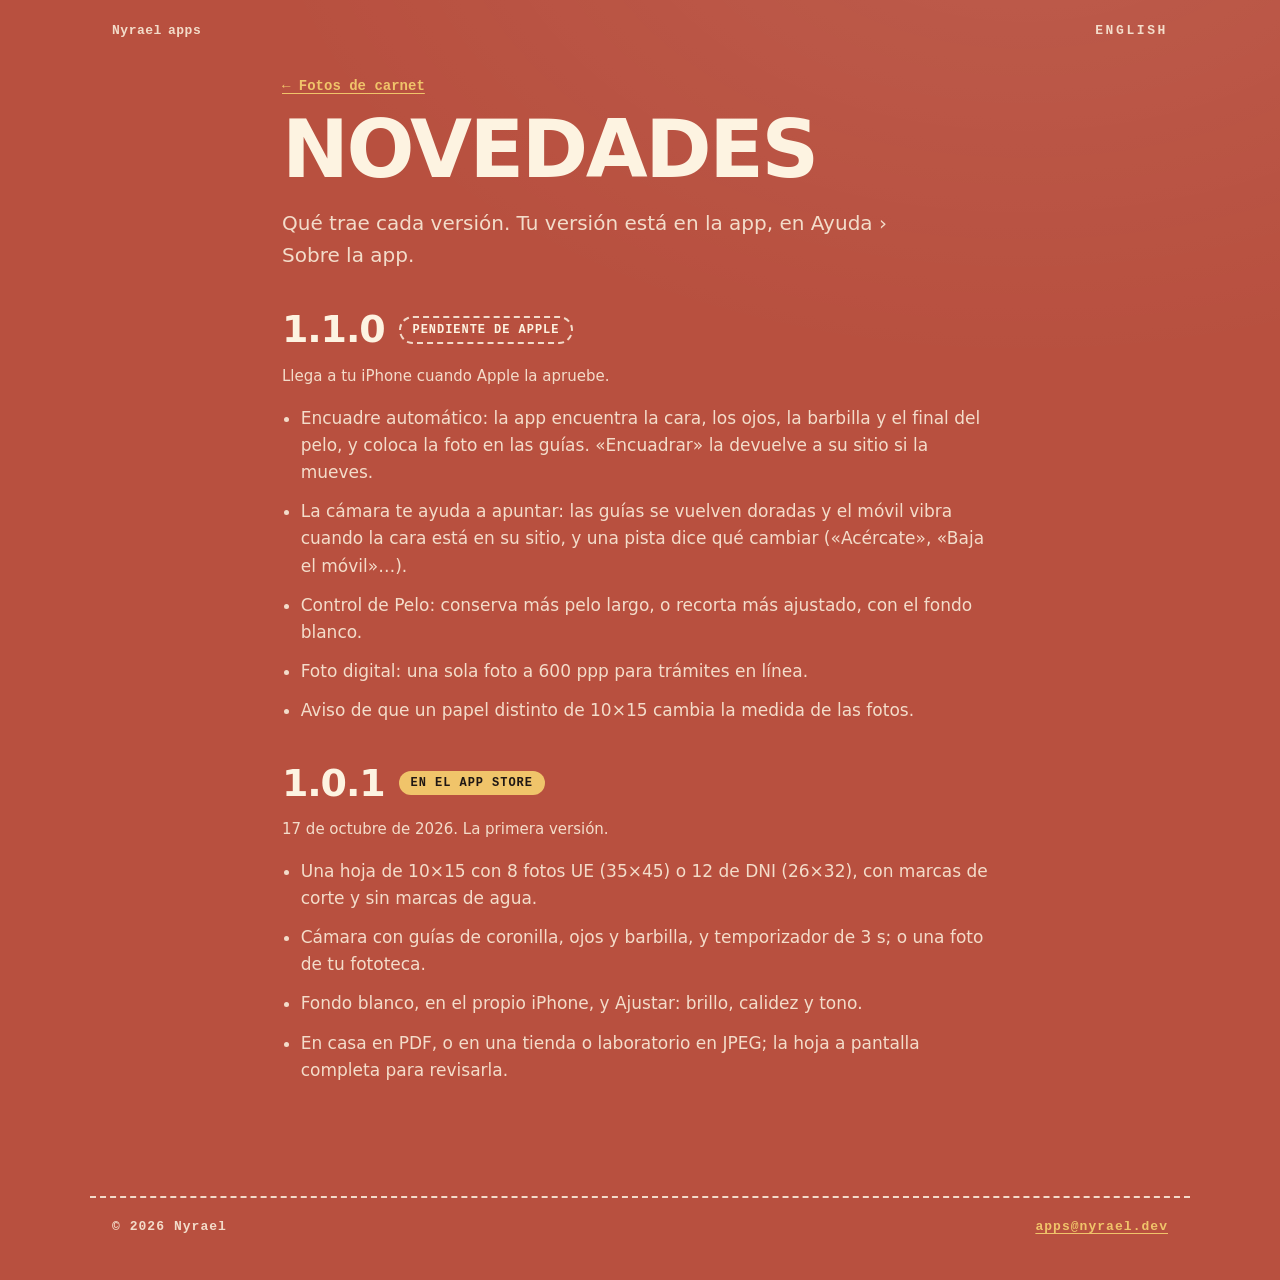
<file: fotocarnet/novedades/index.html>
<!doctype html>
<html lang="es">
<head>
  <meta charset="utf-8">
  <meta name="viewport" content="width=device-width, initial-scale=1">
  <meta name="color-scheme" content="light dark">
  <meta name="darkreader-lock">
  <title>Fotos de carnet: DNI y UE — Novedades</title>
  <meta name="description" content="Qué trae cada versión de Fotos de carnet: DNI y UE, y cuál está ya en el App Store.">
  <link rel="canonical" href="https://apps.nyrael.dev/fotocarnet/novedades/">
  <link rel="alternate" hreflang="es" href="https://apps.nyrael.dev/fotocarnet/novedades/">
  <link rel="alternate" hreflang="en" href="https://apps.nyrael.dev/en/fotocarnet/changes/">
  <link rel="alternate" hreflang="x-default" href="https://apps.nyrael.dev/fotocarnet/novedades/">
  <link rel="icon" href="/favicon.svg" type="image/svg+xml">
  <link rel="stylesheet" href="/style.css?v=3">
</head>
<body>
<header class="top">
  <a class="brand" href="/">Nyrael<span>apps</span></a>
  <a class="lang" href="/en/fotocarnet/changes/" hreflang="en" lang="en">English</a>
</header>
<main class="narrow">
<p class="back"><a href="/fotocarnet/">← Fotos de carnet</a></p>
<h1>Novedades</h1>
<p class="lead">Qué trae cada versión. Tu versión está en la app, en Ayuda › Sobre la app.</p>

<section class="release">
  <h2>1.1.0 <span class="status pending">Pendiente de Apple</span></h2>
  <p class="muted">Llega a tu iPhone cuando Apple la apruebe.</p>
  <ul class="plain">
    <li>Encuadre automático: la app encuentra la cara, los ojos, la barbilla y el final del pelo, y coloca la foto en las guías. «Encuadrar» la devuelve a su sitio si la mueves.</li>
    <li>La cámara te ayuda a apuntar: las guías se vuelven doradas y el móvil vibra cuando la cara está en su sitio, y una pista dice qué cambiar («Acércate», «Baja el móvil»…).</li>
    <li>Control de Pelo: conserva más pelo largo, o recorta más ajustado, con el fondo blanco.</li>
    <li>Foto digital: una sola foto a 600 ppp para trámites en línea.</li>
    <li>Aviso de que un papel distinto de 10×15 cambia la medida de las fotos.</li>
  </ul>
</section>

<section class="release">
  <h2>1.0.1 <span class="status live">En el App Store</span></h2>
  <p class="muted">17 de octubre de 2026. La primera versión.</p>
  <ul class="plain">
    <li>Una hoja de 10×15 con 8 fotos UE (35×45) o 12 de DNI (26×32), con marcas de corte y sin marcas de agua.</li>
    <li>Cámara con guías de coronilla, ojos y barbilla, y temporizador de 3 s; o una foto de tu fototeca.</li>
    <li>Fondo blanco, en el propio iPhone, y Ajustar: brillo, calidez y tono.</li>
    <li>En casa en PDF, o en una tienda o laboratorio en JPEG; la hoja a pantalla completa para revisarla.</li>
  </ul>
</section>
</main>
<footer class="foot">
  <span>© 2026 Nyrael</span>
  <a href="mailto:apps@nyrael.dev">apps@nyrael.dev</a>
</footer>
</body>
</html>
</file>
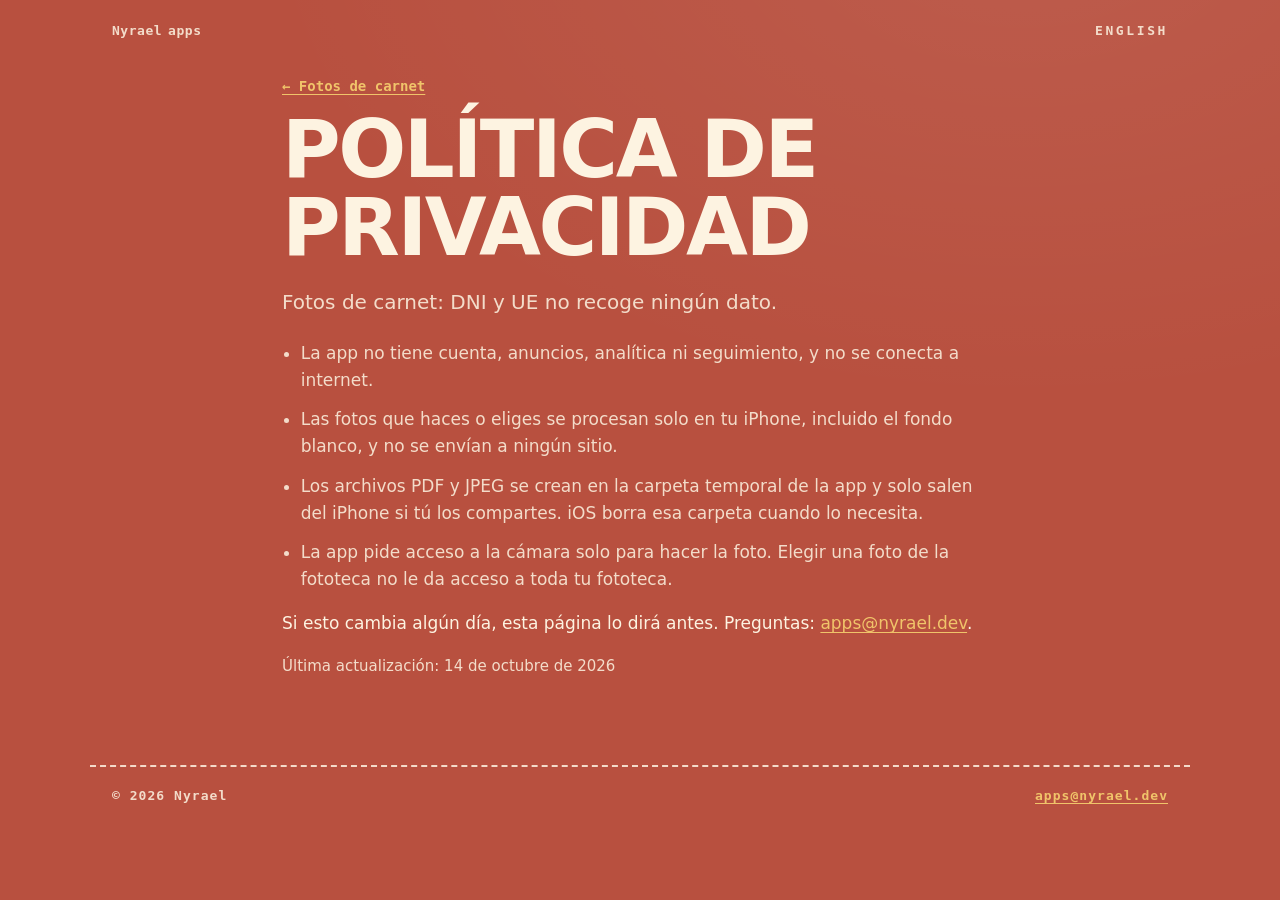
<file: fotocarnet/privacy/index.html>
<!doctype html>
<html lang="es">
<head>
  <meta charset="utf-8">
  <meta name="viewport" content="width=device-width, initial-scale=1">
  <meta name="color-scheme" content="light dark">
  <meta name="darkreader-lock">
  <title>Fotos de carnet: DNI y UE — Política de privacidad</title>
  <meta name="description" content="Fotos de carnet: DNI y UE no recoge ningún dato: todo ocurre en tu iPhone.">
  <link rel="canonical" href="https://apps.nyrael.dev/fotocarnet/privacy/">
  <link rel="alternate" hreflang="es" href="https://apps.nyrael.dev/fotocarnet/privacy/">
  <link rel="alternate" hreflang="en" href="https://apps.nyrael.dev/en/fotocarnet/privacy/">
  <link rel="alternate" hreflang="x-default" href="https://apps.nyrael.dev/fotocarnet/privacy/">
  <link rel="icon" href="/favicon.svg" type="image/svg+xml">
  <link rel="stylesheet" href="/style.css?v=3">
</head>
<body>
<header class="top">
  <a class="brand" href="/">Nyrael<span>apps</span></a>
  <a class="lang" href="/en/fotocarnet/privacy/" hreflang="en" lang="en">English</a>
</header>
<main class="narrow">
<p class="back"><a href="/fotocarnet/">← Fotos de carnet</a></p>
<h1>Política de privacidad</h1>
<p class="lead">Fotos de carnet: DNI y UE no recoge ningún dato.</p>
<ul class="plain"><li>La app no tiene cuenta, anuncios, analítica ni seguimiento, y no se conecta a internet.</li><li>Las fotos que haces o eliges se procesan solo en tu iPhone, incluido el fondo blanco, y no se envían a ningún sitio.</li><li>Los archivos PDF y JPEG se crean en la carpeta temporal de la app y solo salen del iPhone si tú los compartes. iOS borra esa carpeta cuando lo necesita.</li><li>La app pide acceso a la cámara solo para hacer la foto. Elegir una foto de la fototeca no le da acceso a toda tu fototeca.</li></ul>
<p>Si esto cambia algún día, esta página lo dirá antes. Preguntas: <a href="mailto:apps@nyrael.dev">apps@nyrael.dev</a>.</p>
<p class="muted">Última actualización: 14 de octubre de 2026</p>
</main>
<footer class="foot">
  <span>© 2026 Nyrael</span>
  <a href="mailto:apps@nyrael.dev">apps@nyrael.dev</a>
</footer>
</body>
</html>
</file>
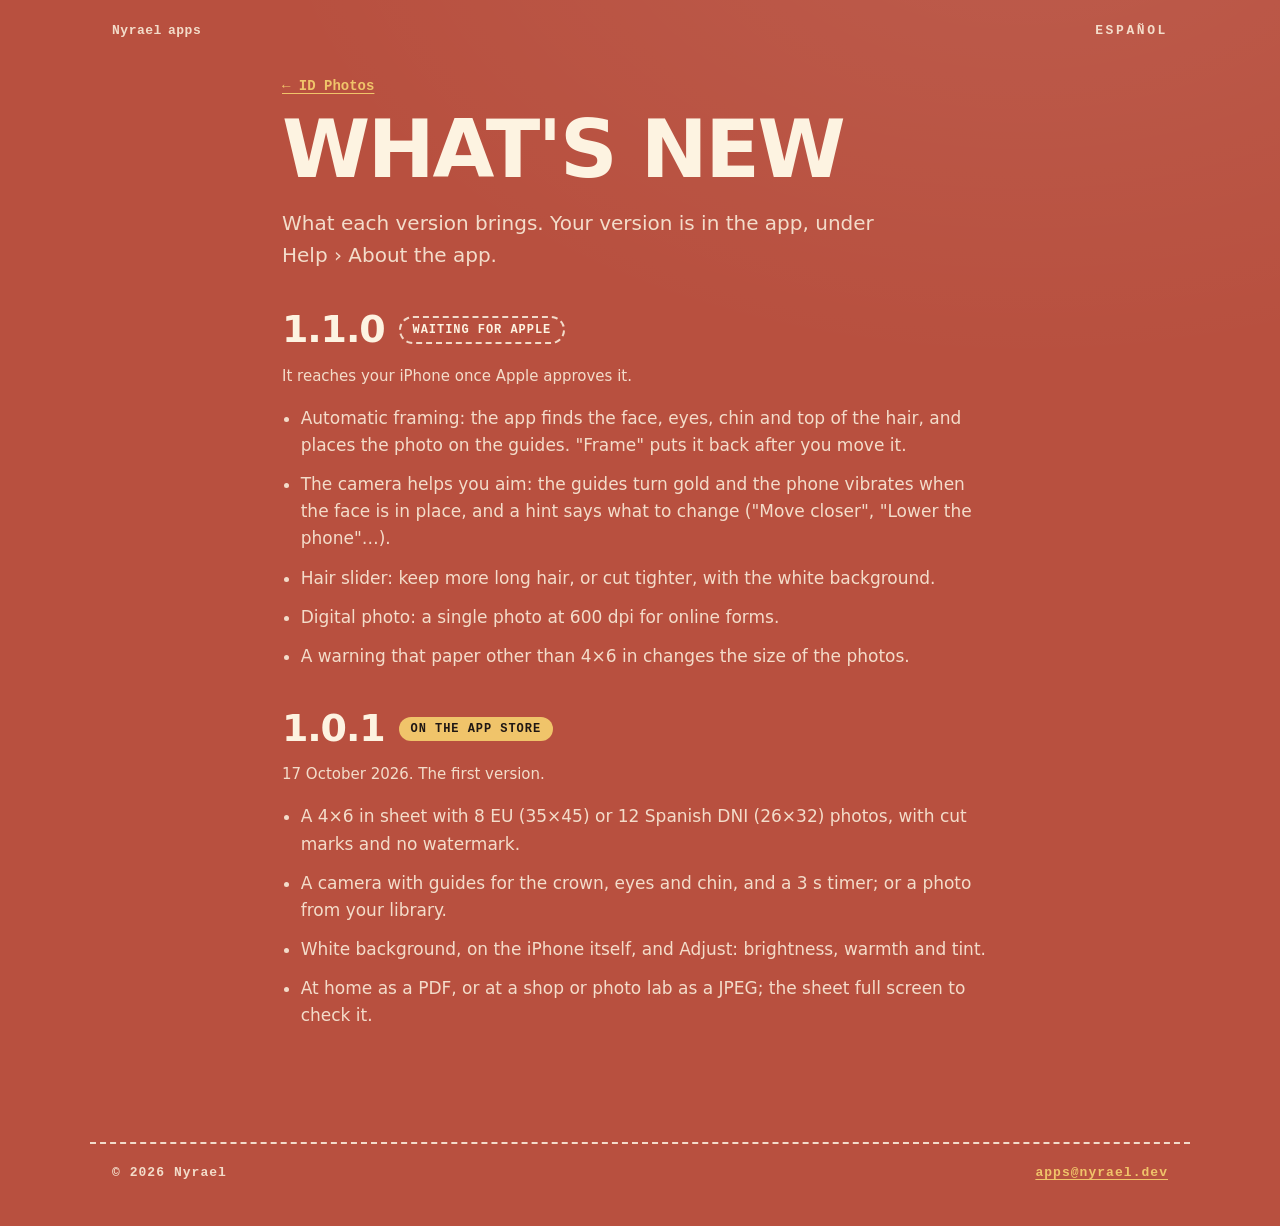
<file: en/fotocarnet/changes/index.html>
<!doctype html>
<html lang="en">
<head>
  <meta charset="utf-8">
  <meta name="viewport" content="width=device-width, initial-scale=1">
  <meta name="color-scheme" content="light dark">
  <meta name="darkreader-lock">
  <title>ID Photos: EU &amp; DNI — What's new</title>
  <meta name="description" content="What each version of ID Photos: EU &amp; DNI brings, and which one is already on the App Store.">
  <link rel="canonical" href="https://apps.nyrael.dev/en/fotocarnet/changes/">
  <link rel="alternate" hreflang="es" href="https://apps.nyrael.dev/fotocarnet/novedades/">
  <link rel="alternate" hreflang="en" href="https://apps.nyrael.dev/en/fotocarnet/changes/">
  <link rel="alternate" hreflang="x-default" href="https://apps.nyrael.dev/fotocarnet/novedades/">
  <link rel="icon" href="/favicon.svg" type="image/svg+xml">
  <link rel="stylesheet" href="/style.css?v=3">
</head>
<body>
<header class="top">
  <a class="brand" href="/">Nyrael<span>apps</span></a>
  <a class="lang" href="/fotocarnet/novedades/" hreflang="es" lang="es">Español</a>
</header>
<main class="narrow">
<p class="back"><a href="/en/fotocarnet/">← ID Photos</a></p>
<h1>What's new</h1>
<p class="lead">What each version brings. Your version is in the app, under Help › About the app.</p>

<section class="release">
  <h2>1.1.0 <span class="status pending">Waiting for Apple</span></h2>
  <p class="muted">It reaches your iPhone once Apple approves it.</p>
  <ul class="plain">
    <li>Automatic framing: the app finds the face, eyes, chin and top of the hair, and places the photo on the guides. "Frame" puts it back after you move it.</li>
    <li>The camera helps you aim: the guides turn gold and the phone vibrates when the face is in place, and a hint says what to change ("Move closer", "Lower the phone"…).</li>
    <li>Hair slider: keep more long hair, or cut tighter, with the white background.</li>
    <li>Digital photo: a single photo at 600 dpi for online forms.</li>
    <li>A warning that paper other than 4×6 in changes the size of the photos.</li>
  </ul>
</section>

<section class="release">
  <h2>1.0.1 <span class="status live">On the App Store</span></h2>
  <p class="muted">17 October 2026. The first version.</p>
  <ul class="plain">
    <li>A 4×6 in sheet with 8 EU (35×45) or 12 Spanish DNI (26×32) photos, with cut marks and no watermark.</li>
    <li>A camera with guides for the crown, eyes and chin, and a 3 s timer; or a photo from your library.</li>
    <li>White background, on the iPhone itself, and Adjust: brightness, warmth and tint.</li>
    <li>At home as a PDF, or at a shop or photo lab as a JPEG; the sheet full screen to check it.</li>
  </ul>
</section>
</main>
<footer class="foot">
  <span>© 2026 Nyrael</span>
  <a href="mailto:apps@nyrael.dev">apps@nyrael.dev</a>
</footer>
</body>
</html>
</file>
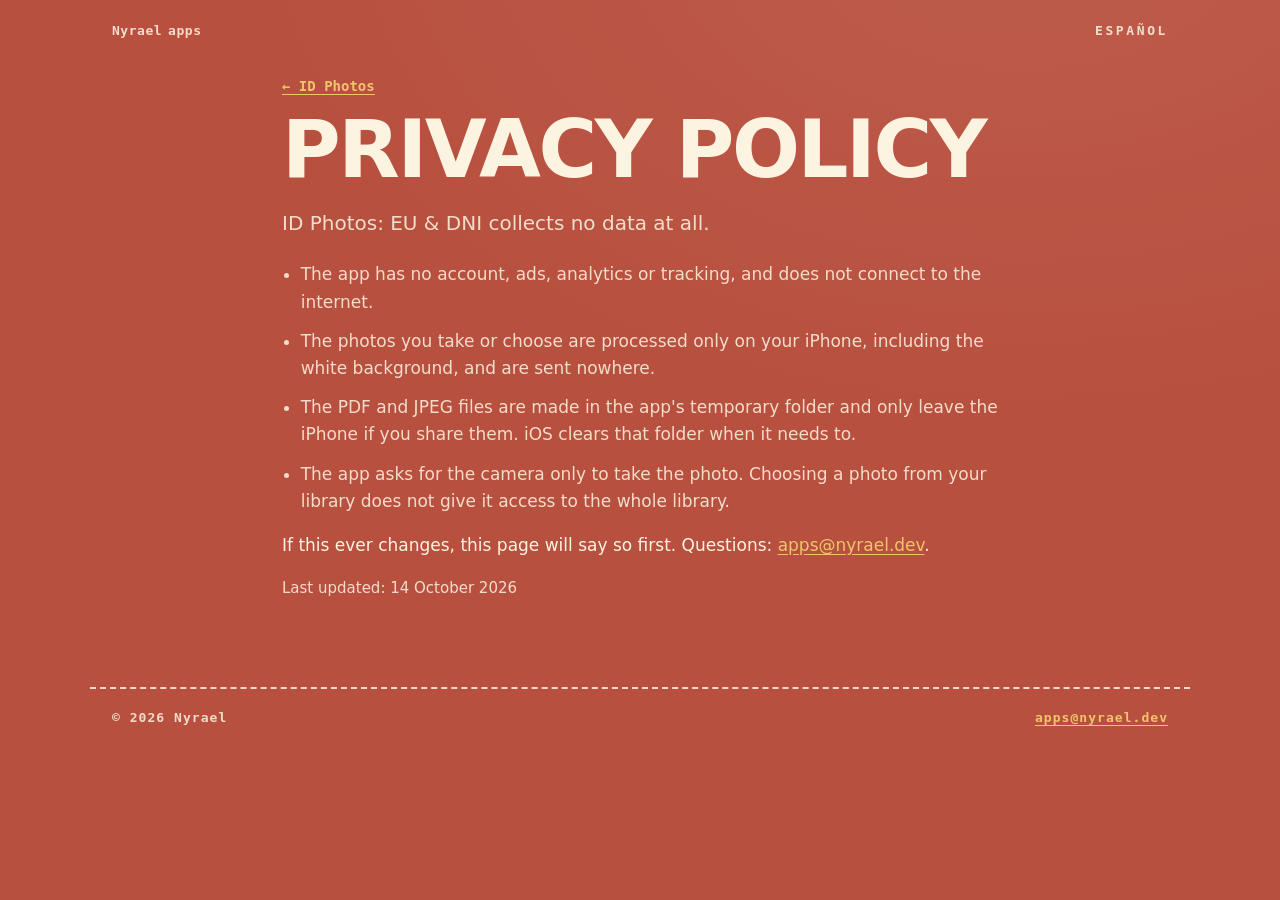
<file: en/fotocarnet/privacy/index.html>
<!doctype html>
<html lang="en">
<head>
  <meta charset="utf-8">
  <meta name="viewport" content="width=device-width, initial-scale=1">
  <meta name="color-scheme" content="light dark">
  <meta name="darkreader-lock">
  <title>ID Photos: EU &amp; DNI — Privacy policy</title>
  <meta name="description" content="ID Photos: EU & DNI collects no data: everything happens on your iPhone.">
  <link rel="canonical" href="https://apps.nyrael.dev/en/fotocarnet/privacy/">
  <link rel="alternate" hreflang="es" href="https://apps.nyrael.dev/fotocarnet/privacy/">
  <link rel="alternate" hreflang="en" href="https://apps.nyrael.dev/en/fotocarnet/privacy/">
  <link rel="alternate" hreflang="x-default" href="https://apps.nyrael.dev/fotocarnet/privacy/">
  <link rel="icon" href="/favicon.svg" type="image/svg+xml">
  <link rel="stylesheet" href="/style.css?v=3">
</head>
<body>
<header class="top">
  <a class="brand" href="/">Nyrael<span>apps</span></a>
  <a class="lang" href="/fotocarnet/privacy/" hreflang="es" lang="es">Español</a>
</header>
<main class="narrow">
<p class="back"><a href="/en/fotocarnet/">← ID Photos</a></p>
<h1>Privacy policy</h1>
<p class="lead">ID Photos: EU &amp; DNI collects no data at all.</p>
<ul class="plain"><li>The app has no account, ads, analytics or tracking, and does not connect to the internet.</li><li>The photos you take or choose are processed only on your iPhone, including the white background, and are sent nowhere.</li><li>The PDF and JPEG files are made in the app's temporary folder and only leave the iPhone if you share them. iOS clears that folder when it needs to.</li><li>The app asks for the camera only to take the photo. Choosing a photo from your library does not give it access to the whole library.</li></ul>
<p>If this ever changes, this page will say so first. Questions: <a href="mailto:apps@nyrael.dev">apps@nyrael.dev</a>.</p>
<p class="muted">Last updated: 14 October 2026</p>
</main>
<footer class="foot">
  <span>© 2026 Nyrael</span>
  <a href="mailto:apps@nyrael.dev">apps@nyrael.dev</a>
</footer>
</body>
</html>
</file>
<file: style.css>
/* Cabina: an old photo booth in terracotta-tile red, cream and gold. System fonts only, so
   the site loads nothing from anyone else. */
:root {
  --bg: #b8503f;
  --bg-deep: #a5463a;
  --cream: #fdf3e1;
  --cream-soft: rgba(253, 243, 225, 0.86);
  --ink: #1f1714;
  --gold: #f0c46a;
  --frame: #1f1714;
  --hole: #b8503f;
  --ticket: #fdf3e1;
  --ticket-ink: #1f1714;
  --ticket-muted: #6b5a50;
  --face-bg: #efe4cf;
  --mono: ui-monospace, "SF Mono", Menlo, monospace;
  --sans: -apple-system, BlinkMacSystemFont, "Segoe UI", system-ui, sans-serif;
}
@media (prefers-color-scheme: dark) {
  :root {
    --bg: #2a1714;
    --bg-deep: #22120f;
    --cream: #f6e8d2;
    --cream-soft: rgba(246, 232, 210, 0.8);
    --gold: #e9b453;
    --frame: #120b09;
    --hole: #2a1714;
    --ticket: #3a2420;
    --ticket-ink: #f6e8d2;
    --ticket-muted: #c9b39f;
    --face-bg: #e9dcc4;
  }
}

* { box-sizing: border-box; }
html { background: var(--bg); }
body {
  margin: 0;
  color: var(--cream);
  background: radial-gradient(1100px 700px at 80% -10%, rgba(255, 255, 255, 0.07), transparent 70%), var(--bg);
  font: 17px/1.6 var(--sans);
  -webkit-font-smoothing: antialiased;
}
a { color: var(--gold); text-underline-offset: 3px; }
a:hover { text-decoration-thickness: 2px; }
img { max-width: 100%; display: block; }
figure { margin: 0; }

.top, main, .foot { max-width: 1100px; margin: 0 auto; padding-left: 22px; padding-right: 22px; }
.top { display: flex; justify-content: space-between; align-items: center; padding-top: 24px; font: 700 13px/1 var(--mono); letter-spacing: 0.2em; text-transform: uppercase; }
.brand { color: var(--cream-soft); text-decoration: none; font-weight: 600; letter-spacing: 0.04em; text-transform: none; }
.brand span { margin-left: 6px; }
.lang { color: var(--cream-soft); text-decoration: none; }

main { padding-bottom: 32px; }
main.narrow { max-width: 760px; padding-top: 28px; }
section { margin: 72px 0; }
h1, h2 { font-weight: 900; letter-spacing: -0.03em; line-height: 0.98; text-transform: uppercase; text-wrap: balance; }
h1 { font-size: clamp(42px, 6.6vw, 80px); margin: 18px 0 18px; }
h2 { font-size: clamp(28px, 3.4vw, 38px); margin: 0 0 24px; }
h3 { font-size: 19px; margin: 0 0 6px; }
.lead { font-size: 20px; color: var(--cream-soft); max-width: 31em; margin: 0 0 22px; }
.muted { color: var(--cream-soft); font-size: 15px; }

/* The booth's lit sign. */
.eyebrow {
  display: inline-block; margin: 0; border: 3px solid var(--gold); color: var(--gold); padding: 7px 14px;
  border-radius: 6px; font: 800 13px/1 var(--mono); letter-spacing: 0.25em; text-transform: uppercase;
  box-shadow: 0 0 14px rgba(240, 196, 106, 0.3), inset 0 0 10px rgba(240, 196, 106, 0.15);
}

.hero { display: grid; grid-template-columns: 1.2fr 0.8fr; gap: 56px; align-items: center; margin-top: 40px; }
.price { display: flex; align-items: center; gap: 14px; flex-wrap: wrap; }
.coin {
  flex: none; width: 52px; height: 52px; border-radius: 50%; background: var(--gold); color: var(--ink);
  display: grid; place-items: center; font: 900 15px/1 var(--sans); box-shadow: inset 0 -4px 0 rgba(0, 0, 0, 0.22);
}
.promises { list-style: none; margin: 0; padding: 0; display: flex; flex-wrap: wrap; gap: 6px 14px; font: 700 14px/1.4 var(--mono); }
.promises li + li::before { content: "· "; color: var(--gold); }
/* Apple's badge, unaltered; it lifts like the strip when pointed at. */
.get { display: flex; align-items: center; gap: 18px; flex-wrap: wrap; margin-top: 28px; }
.badge { display: block; border-radius: 10px; transition: transform 0.15s ease, box-shadow 0.15s ease; box-shadow: 0 14px 26px -14px rgba(0, 0, 0, 0.6); }
.badge img { display: block; width: auto; height: 54px; }
.badge:hover, .badge:focus-visible { transform: translateY(-2px); box-shadow: 0 18px 30px -14px rgba(0, 0, 0, 0.7); }
.badge:focus-visible { outline: 3px solid var(--gold); outline-offset: 3px; }
.req { margin: 0; color: var(--cream-soft); font: 700 12px/1.5 var(--mono); letter-spacing: 0.08em; text-transform: uppercase; }

/* The strip that drops out of the booth. */
.strip {
  justify-self: center; width: 250px; background: var(--cream); padding: 16px 16px 54px; display: grid; gap: 12px;
  transform: rotate(3deg); box-shadow: 0 26px 44px -20px rgba(0, 0, 0, 0.55);
}
.face { width: 100%; height: auto; display: block; background: var(--face-bg); }
.face .ink { fill: #1f1714; }
.face .paper { fill: #fff8ea; }
.face .ink-line { fill: none; stroke: #1f1714; stroke-linecap: round; stroke-linejoin: round; }
.face .paper.ink-line { fill: #fff8ea; }
.face .paper-line { fill: none; stroke: #fff8ea; stroke-linecap: round; }
.face .accent { fill: #b8503f; }
.face .blush { fill: #b8503f; opacity: 0.18; }
.face .band-warm, .face .band-cool { display: none; }

.cutline { border-top: 2px dashed var(--cream-soft); margin: 64px 0; position: relative; }
.cutline span { position: absolute; left: 24px; top: -0.9em; background: var(--bg); padding: 0 10px; font: 700 14px/1.6 var(--mono); color: var(--cream-soft); }

.steps { list-style: none; padding: 0; margin: 0; display: grid; grid-template-columns: repeat(3, 1fr); gap: 32px; }
.step .num {
  display: inline-grid; place-items: center; width: 44px; height: 44px; border-radius: 50%; background: var(--gold); color: var(--ink);
  font: 900 18px/1 var(--sans); margin-bottom: 14px; box-shadow: inset 0 -3px 0 rgba(0, 0, 0, 0.2);
}
.step h3 { text-transform: uppercase; letter-spacing: 0.02em; }
.step p { margin: 0; color: var(--cream-soft); }

/* Screenshots as frames of film, sprocket holes on both sides. */
.shots { display: grid; grid-template-columns: repeat(4, 1fr); gap: 26px; }
.film { position: relative; background: var(--frame); padding: 14px 16px 0; border-radius: 6px; }
.film::before, .film::after {
  content: ""; position: absolute; top: 0; bottom: 0; width: 9px;
  background: repeating-linear-gradient(var(--frame) 0 9px, var(--hole) 9px 17px);
}
.film::before { left: 3px; }
.film::after { right: 3px; }
.film img { border-radius: 18px; width: 100%; height: auto; }
.shot figcaption { font: 700 12px/1.4 var(--mono); letter-spacing: 0.14em; text-transform: uppercase; color: var(--gold); padding: 14px 4px 0; text-align: center; }

/* Formats and printing as booth tickets. */
.formats, .cards, .pair { display: grid; grid-template-columns: 1fr 1fr; gap: 28px; }
.format, .card {
  background: var(--ticket); color: var(--ticket-ink); border-radius: 10px; padding: 24px 26px; position: relative;
  -webkit-mask: radial-gradient(10px at 0 50%, transparent 98%, #000) left / 51% 100% no-repeat, radial-gradient(10px at 100% 50%, transparent 98%, #000) right / 51% 100% no-repeat;
  mask: radial-gradient(10px at 0 50%, transparent 98%, #000) left / 51% 100% no-repeat, radial-gradient(10px at 100% 50%, transparent 98%, #000) right / 51% 100% no-repeat;
}
.format .size { font: 900 44px/1 var(--sans); letter-spacing: -0.03em; margin: 0 0 10px; color: var(--hole); }
@media (prefers-color-scheme: dark) { .format .size { color: var(--gold); } }
.format p, .card p { margin: 0; color: var(--ticket-muted); }
.card h3 { color: var(--ticket-ink); text-transform: uppercase; letter-spacing: 0.02em; margin-bottom: 10px; }
.card em { color: var(--ticket-ink); font-style: normal; font-weight: 700; }
.cut { /* crop marks from the previous theme are not used here */ }

.note { border-left: 5px solid var(--gold); padding: 6px 0 6px 26px; }
.note p { margin: 0; max-width: 46em; color: var(--cream-soft); }
.tip { margin: 28px 0 0; max-width: 46em; color: var(--cream-soft); }
.tip strong { color: var(--cream); }
.pair p { margin: 0; color: var(--cream-soft); }

.intro { margin-top: 64px; }
.intro p { max-width: 40em; color: var(--cream-soft); }
.app-card { display: grid; grid-template-columns: 130px 1fr; gap: 26px; align-items: center; }
.app-card .app-icon { background: var(--cream); padding: 10px 10px 26px; transform: rotate(-3deg); box-shadow: 0 16px 28px -16px rgba(0, 0, 0, 0.5); }
.app-card h2 { font-size: 28px; margin-bottom: 8px; }
.app-card h2 a { color: var(--cream); text-decoration: none; }
.app-card p { margin: 0 0 6px; color: var(--cream-soft); }

.back { font: 700 14px/1 var(--mono); }
.plain { padding-left: 1.1em; }
.plain li { margin-bottom: 12px; color: var(--cream-soft); }

.foot {
  display: flex; justify-content: space-between; gap: 16px; flex-wrap: wrap; border-top: 2px dashed var(--cream-soft);
  padding-top: 20px; padding-bottom: 44px; margin-top: 40px; font: 700 13px/1.4 var(--mono); letter-spacing: 0.08em; color: var(--cream-soft);
}

@media (max-width: 860px) {
  .shots { grid-template-columns: none; grid-auto-flow: column; grid-auto-columns: 60%; overflow-x: auto; scroll-snap-type: x mandatory; padding-bottom: 10px; }
  .shot { scroll-snap-align: start; }
}
@media (max-width: 760px) {
  body { font-size: 16px; }
  section { margin: 52px 0; }
  .hero { grid-template-columns: 1fr; gap: 36px; margin-top: 24px; }
  .strip { width: 170px; }
  .steps, .formats, .cards, .pair { grid-template-columns: 1fr; gap: 22px; }
  .app-card { grid-template-columns: 96px 1fr; gap: 18px; }
}

/* Novedades: one section per version, with whether it is out yet. */
.release { margin: 40px 0; }
.release h2 { display: flex; align-items: center; gap: 14px; flex-wrap: wrap; margin-bottom: 6px; }
.status { padding: 6px 12px; border-radius: 999px; font: 800 12px/1 var(--mono); letter-spacing: 0.08em; text-transform: uppercase; }
.status.live { background: var(--gold); color: var(--ink); }
.status.pending { border: 2px dashed var(--cream-soft); color: var(--cream); }
</file>
